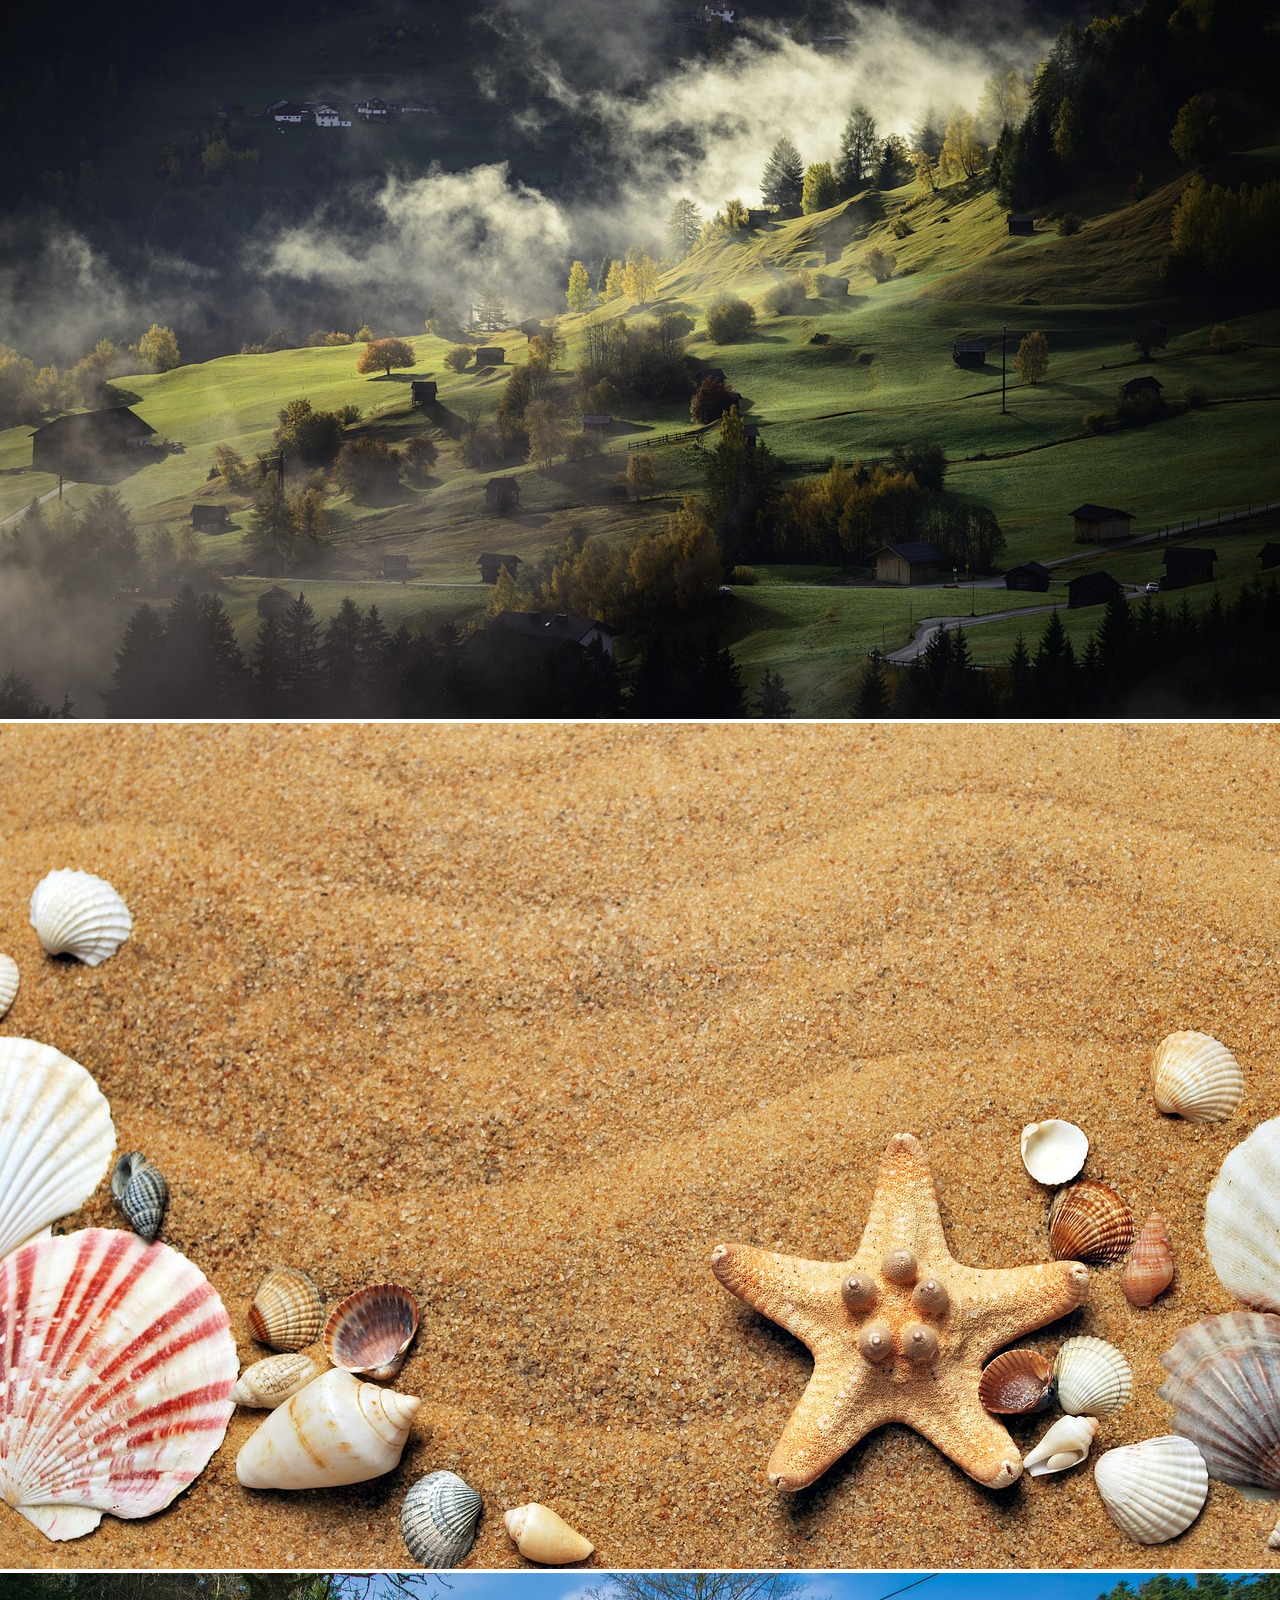
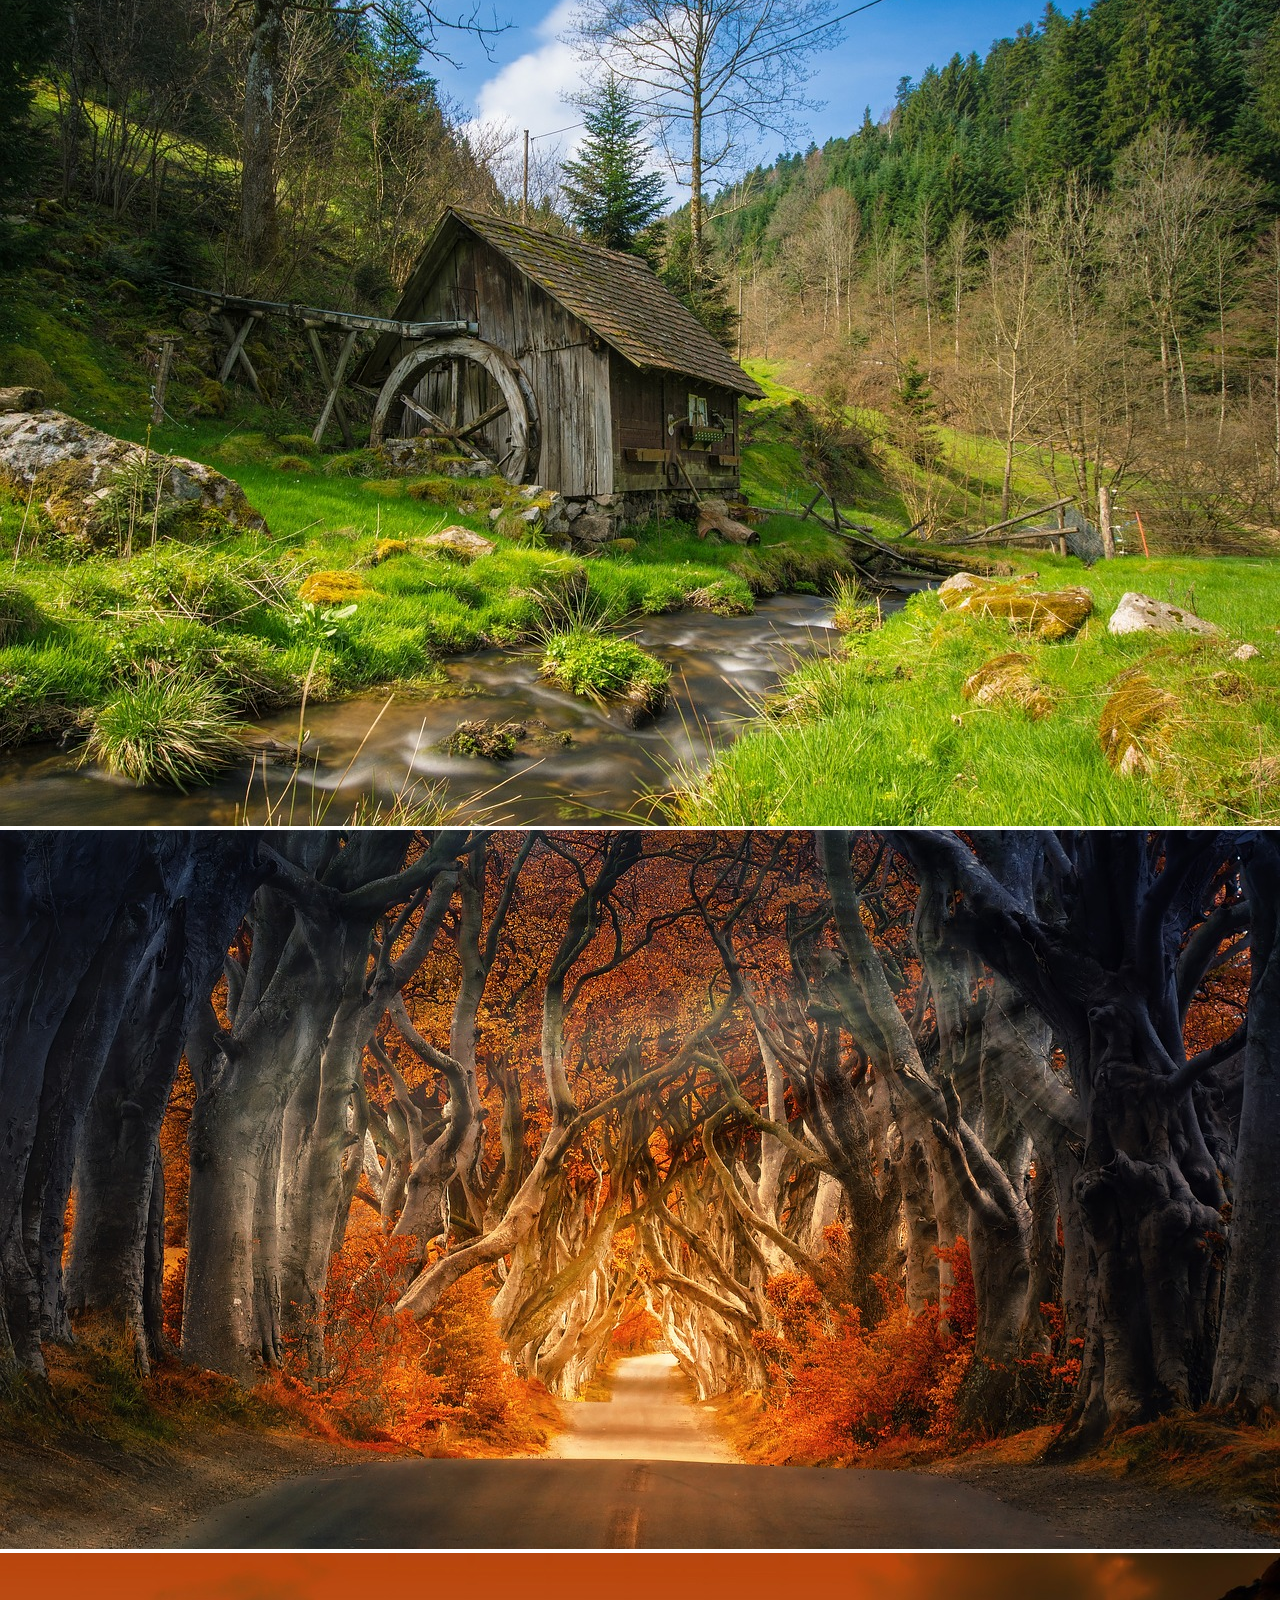
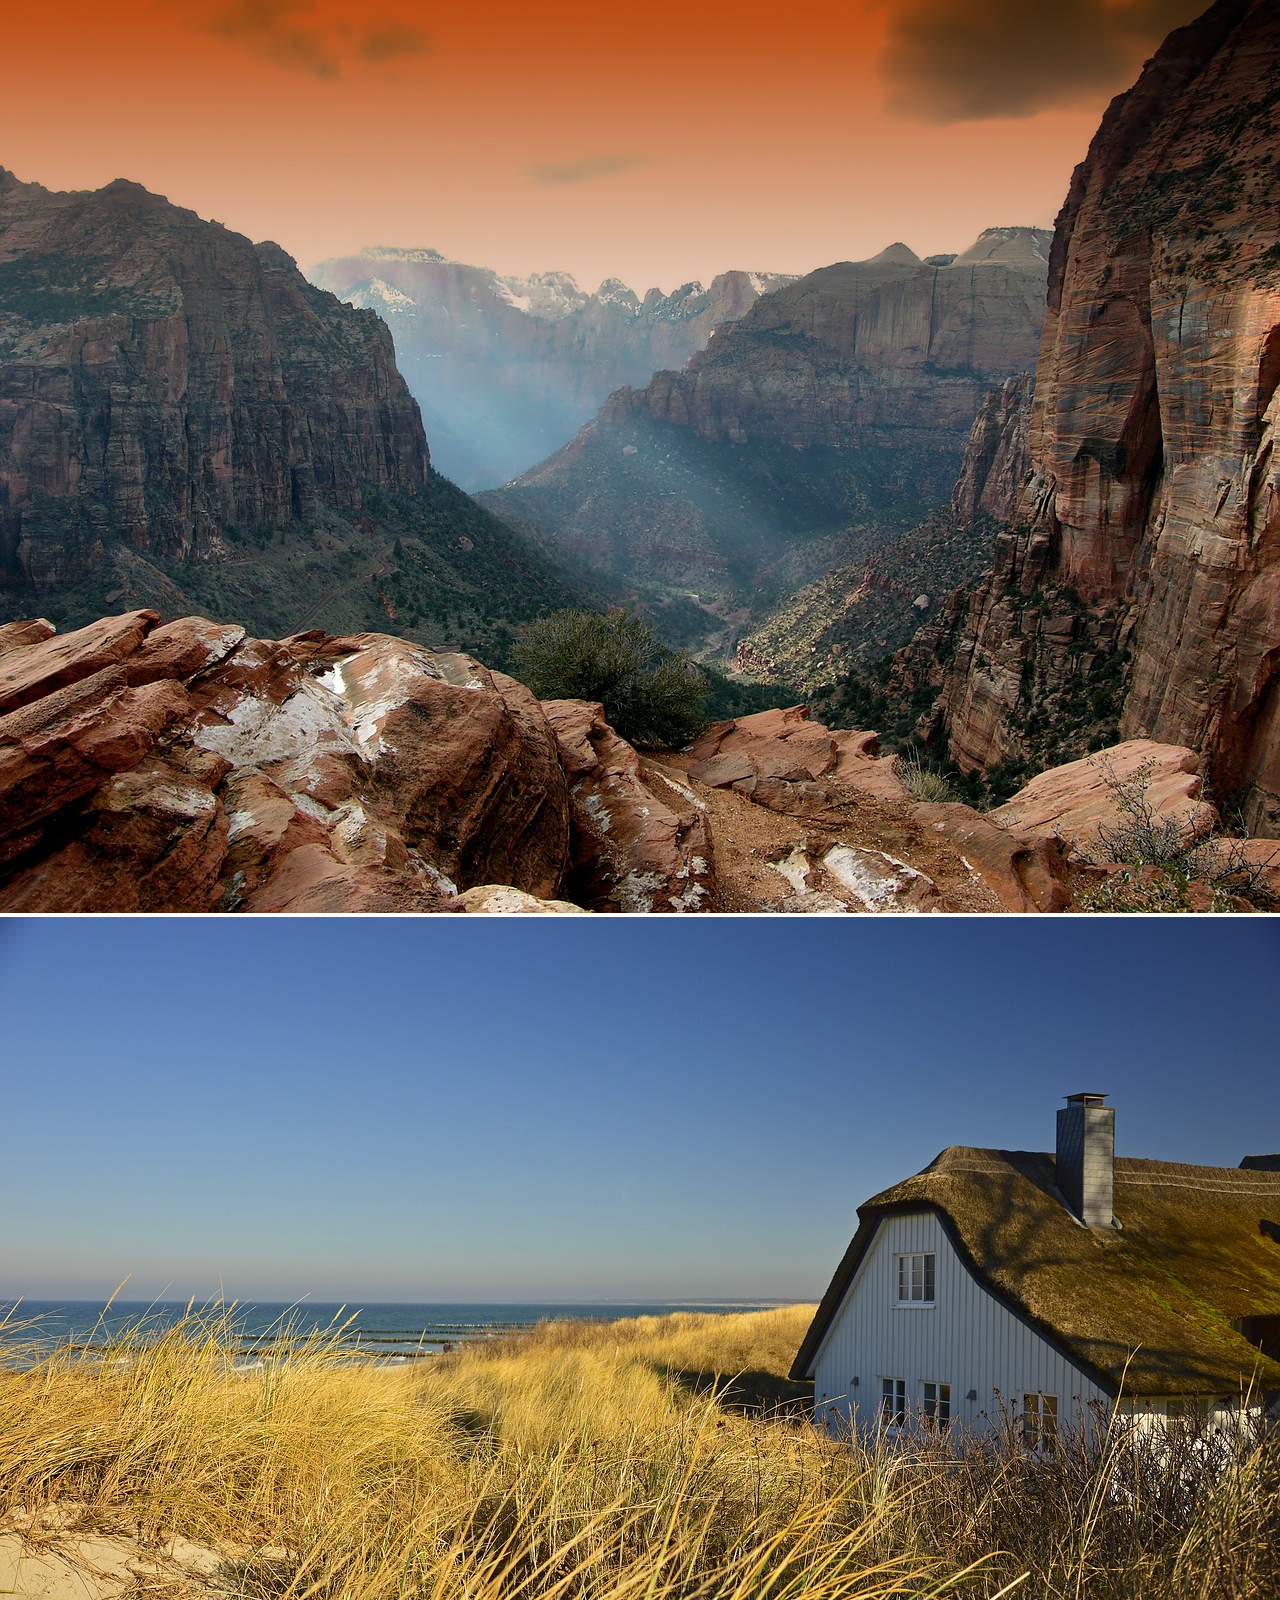
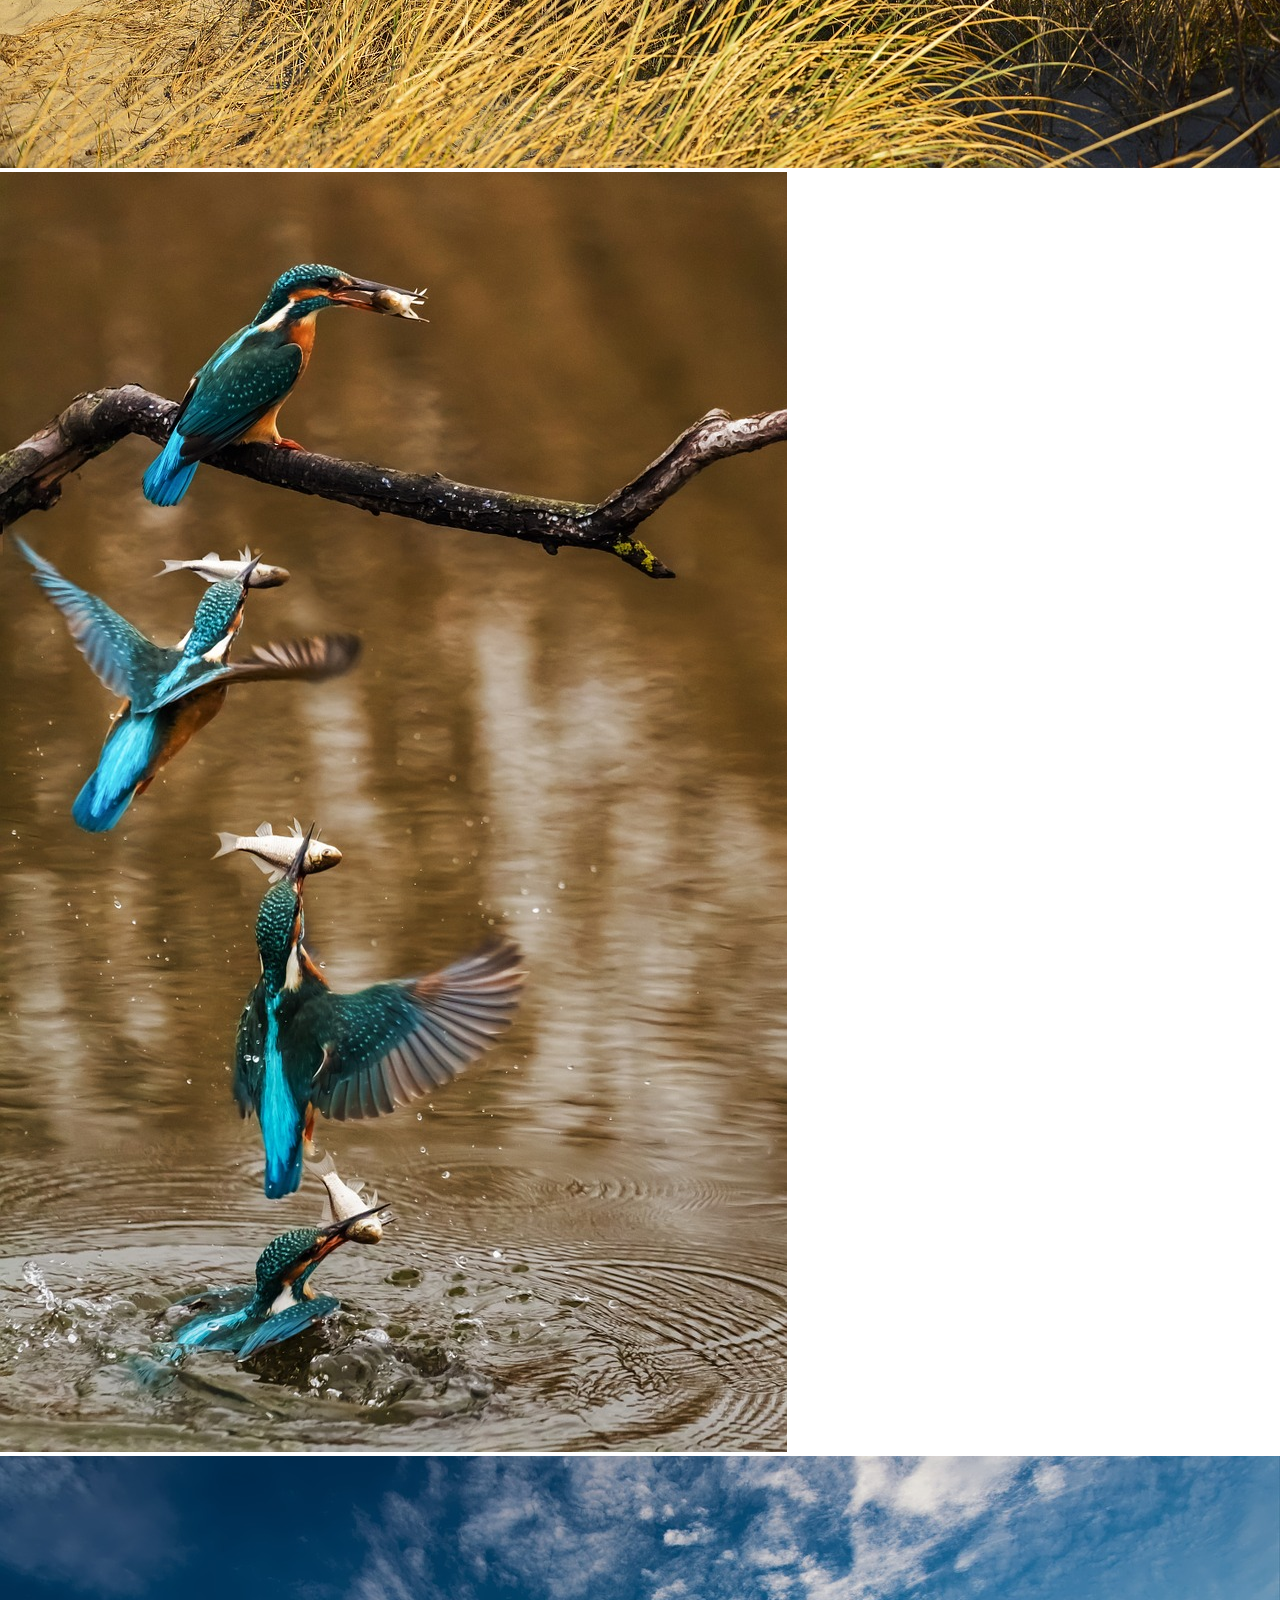
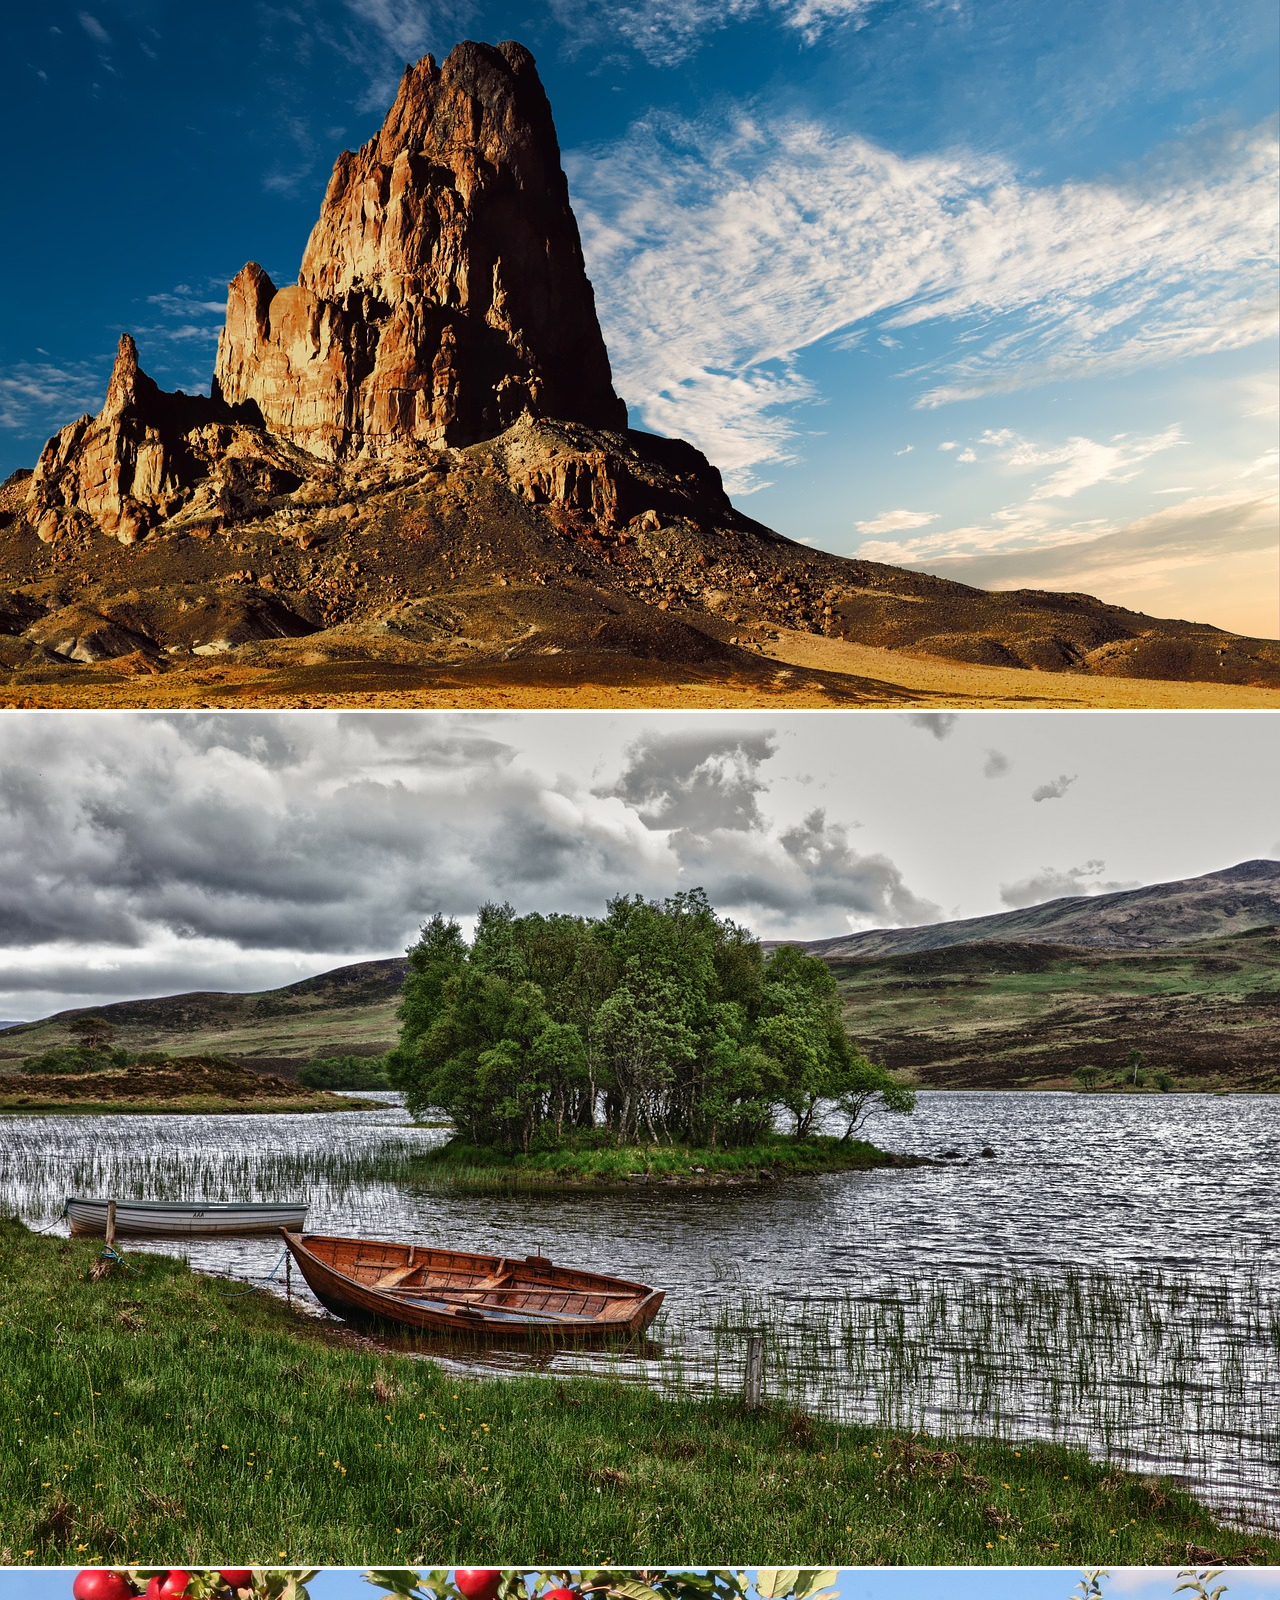
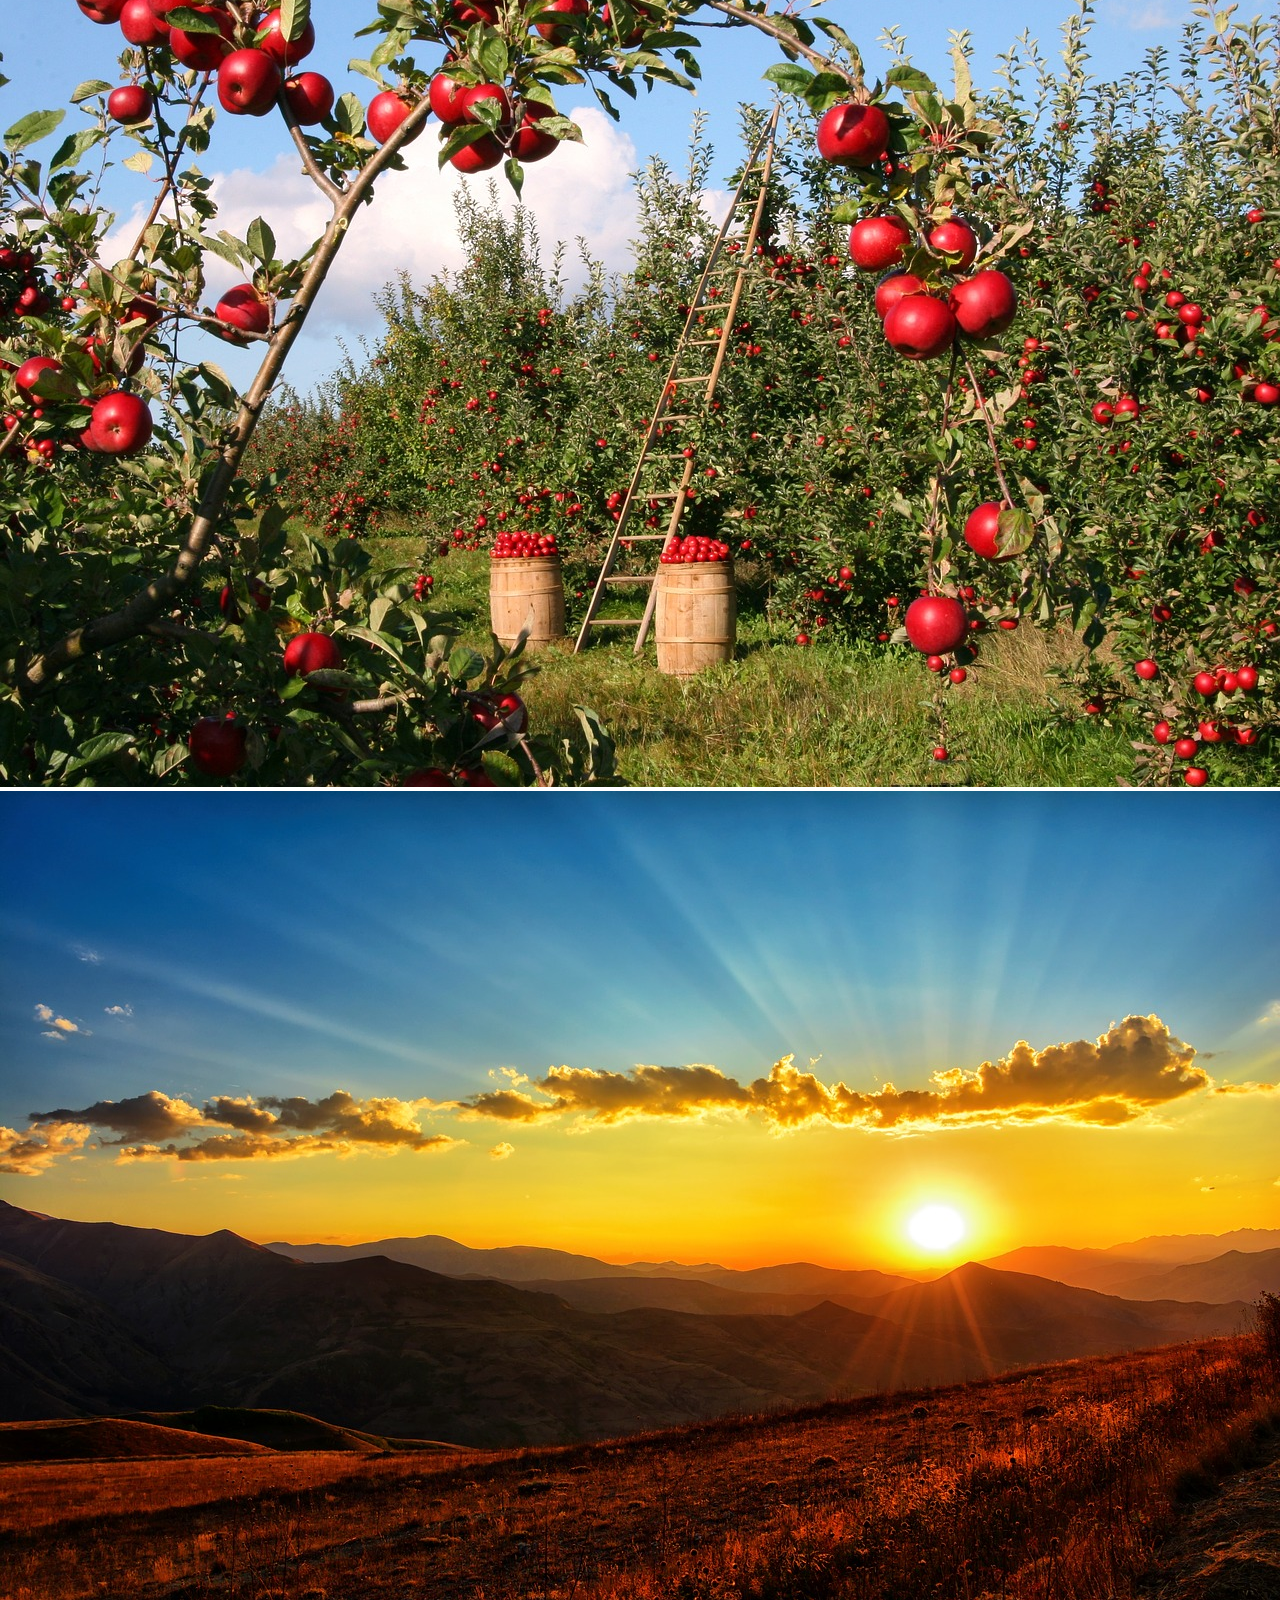
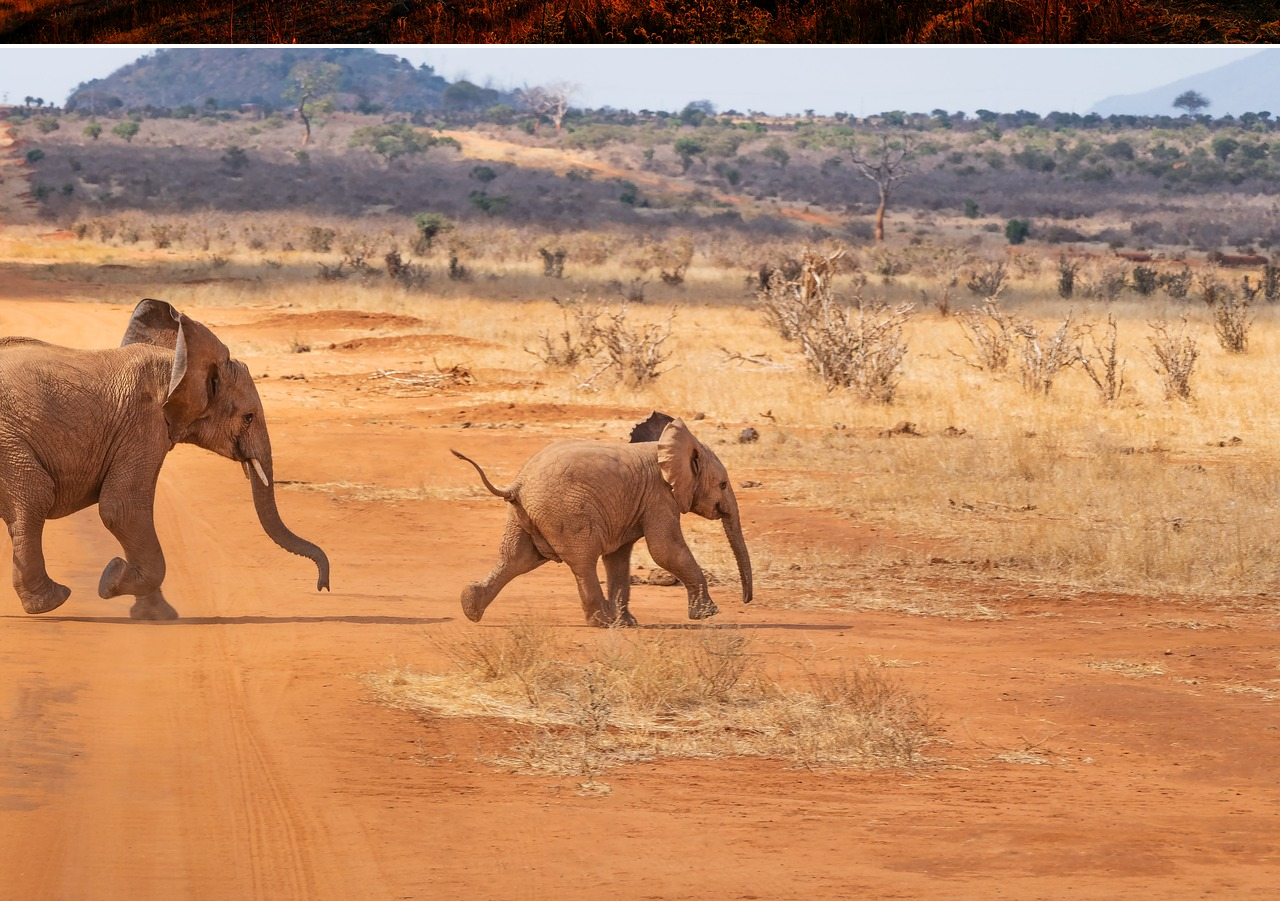
<file: animated-gallery/index.html>
<!DOCTYPE html>
<html lang="en">
<head>
    <meta charset="UTF-8">
    <meta name="viewport" content="width=device-width, initial-scale=1.0">
    <title>Animated Gallery</title>
    <link rel="stylesheet" href="styles.css">
</head>
<body>
    <div class="container">
      <div class="gallery">
        <img src="images/img-1.jpg" class="img img-1" />
        <img src="images/img-2.jpg" class="img img-2" />
        <img src="images/img-3.jpg" class="img img-3" />
        <img src="images/img-4.jpg" class="img img-4" />
        <img src="images/img-5.jpg" class="img img-5" />
        <img src="images/img-6.jpg" class="img img-6" />
        <img src="images/img-7.jpg" class="img img-7" />
        <img src="images/img-8.jpg" class="img img-8" />
        <img src="images/img-9.jpg" class="img img-9" />
        <img src="images/img-10.jpg" class="img img-10" />
        <img src="images/img-11.jpg" class="img img-11" />
        <img src="images/img-12.jpg" class="img img-12" />
      </div>
    </div>
</body>
</html>
</file>
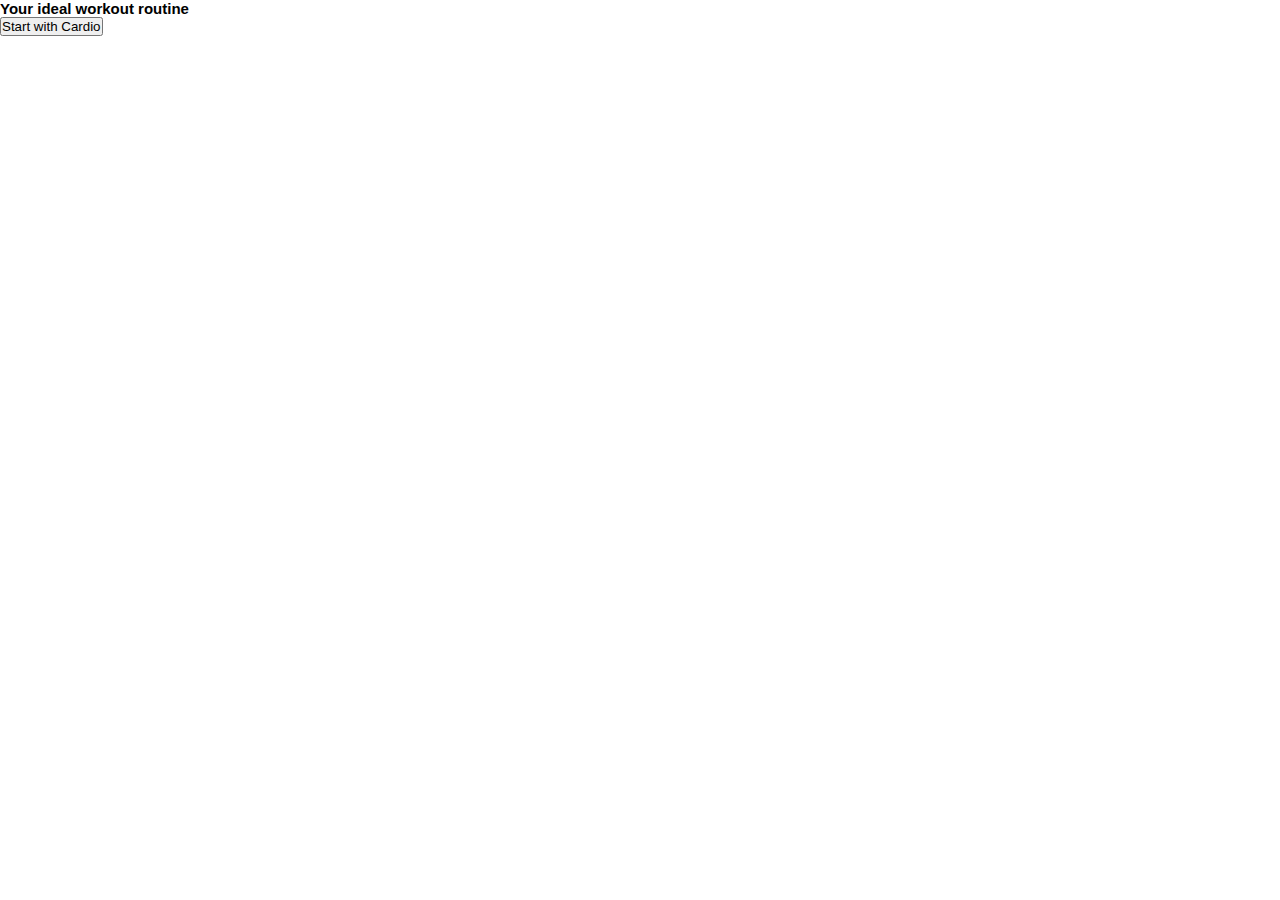
<file: animated-landing/index.html>
<!DOCTYPE html>
<html lang="en">
<head>
    <meta charset="UTF-8">
    <meta name="viewport" content="width=device-width, initial-scale=1.0">
    <title>Animated Landing</title>
    <link rel="stylesheet" href="styles.css">
</head>
<body>
  <div class="container center">
      <div class="header center">
        <h2 class="heading">Your ideal <span>workout</span> routine</h2>
        <button class="btn">Start with <span>Cardio</span></button>
      </div>
  </div>
  <div class="boxes center">
        <div class="box box-1 active"><!-- Cardio -->
          <div class="top-side"></div>
          <div class="bottom-side"></div>
          <div class="front-side"></div>
          <div class="back-side"></div>
          <div class="right-side"></div>
          <div class="left-side"></div>
        </div>
        <div class="box box-2"><!-- Strength -->
          <div class="top-side"></div>
          <div class="bottom-side"></div>
          <div class="front-side"></div>
          <div class="back-side"></div>
          <div class="right-side"></div>
          <div class="left-side"></div>
        </div>
        <div class="box box-3"><!-- HIIT -->
          <div class="top-side"></div>
          <div class="bottom-side"></div>
          <div class="front-side"></div>
          <div class="back-side"></div>
          <div class="right-side"></div>
          <div class="left-side"></div>
        </div>
        <div class="box box-4"><!-- Yoga -->
          <div class="top-side"></div>
          <div class="bottom-side"></div>
          <div class="front-side"></div>
          <div class="back-side"></div>
          <div class="right-side"></div>
          <div class="left-side"></div>
        </div>
        <div class="box box-5"><!-- Stretching -->
          <div class="top-side"></div>
          <div class="bottom-side"></div>
          <div class="front-side"></div>
          <div class="back-side"></div>
          <div class="right-side"></div>
          <div class="left-side"></div>
        </div>
        <div class="box box-6"><!-- Mobility -->
          <div class="top-side"></div>
          <div class="bottom-side"></div>
          <div class="front-side"></div>
          <div class="back-side"></div>
          <div class="right-side"></div>
          <div class="left-side"></div>
        </div>
        <div class="box box-7"><!-- Running -->
          <div class="top-side"></div>
          <div class="bottom-side"></div>
          <div class="front-side"></div>
          <div class="back-side"></div>
          <div class="right-side"></div>
          <div class="left-side"></div>
        </div>
    </div>

    <script src="script.js"></script>
</body>
</html>
</file>
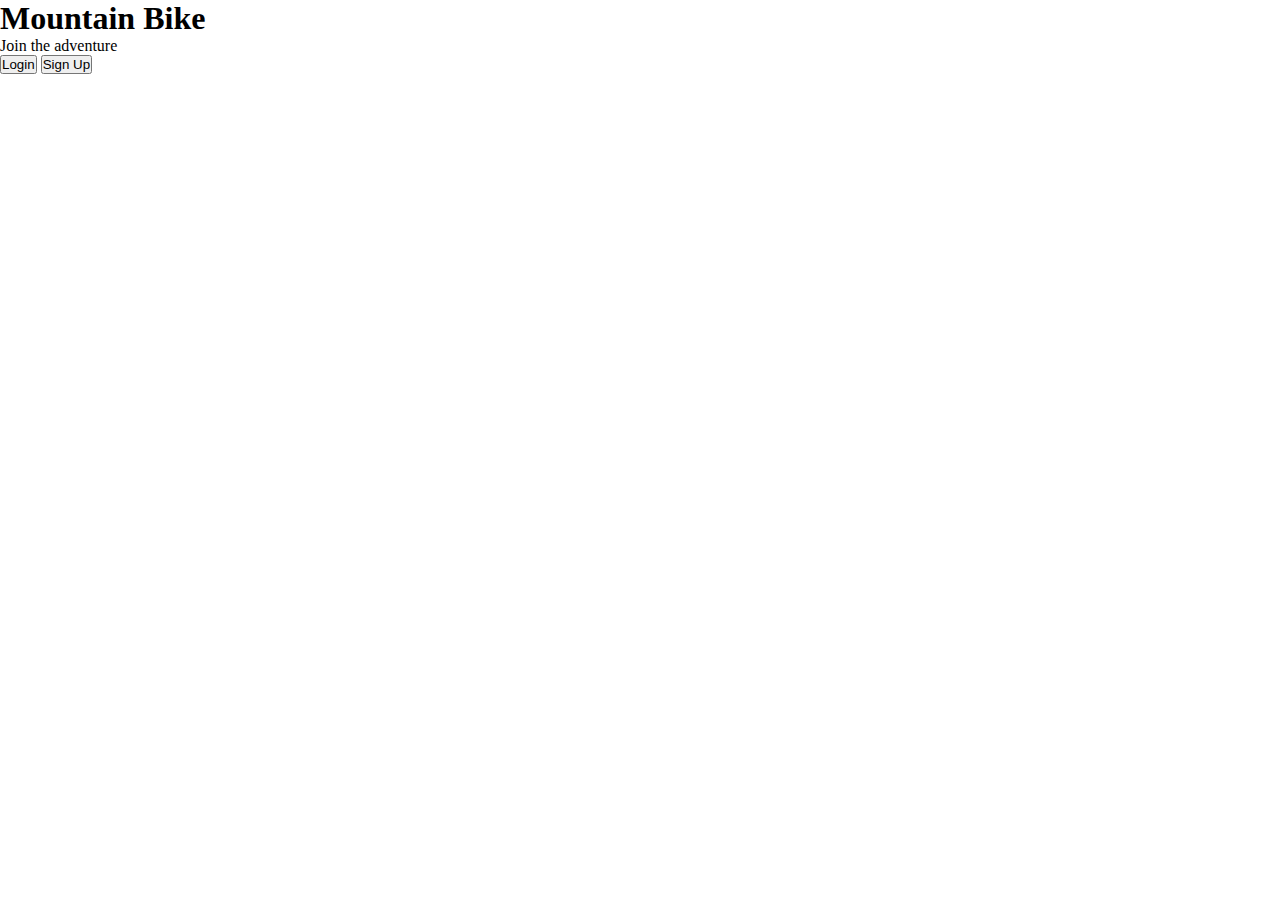
<file: landing-page-modal-forms/index.html>
<!DOCTYPE html>
<html lang="en">
<head>
    <meta charset="UTF-8">
    <meta name="viewport" content="width=device-width, initial-scale=1.0">
    <link
      rel="stylesheet"
      href="https://use.fontawesome.com/releases/v5.8.1/css/all.css"
      integrity="sha384-50oBUHEmvpQ+1lW4y57PTFmhCaXp0ML5d60M1M7uH2+nqUivzIebhndOJK28anvf"
      crossorigin="anonymous"/>
    <link
      href="https://fonts.googleapis.com/css?family=Josefin+Sans:300,400,600|Montserrat:300,400,600"
      rel="stylesheet"/>
    <link rel="stylesheet" href="styles.css"/>
    <title>Landing with modal forms</title>
</head>
<body>
<div class="container">
      <div class="banner-text">
        <h1>Mountain Bike</h1>
        <p>Join the adventure</p>
      </div>
      <div class="btns">
        <button class="btn login-btn">Login</button>
        <button class="btn signup-btn">Sign Up</button>
      </div>
    <script src="script.js"></script>
</body>
</html>
</file>
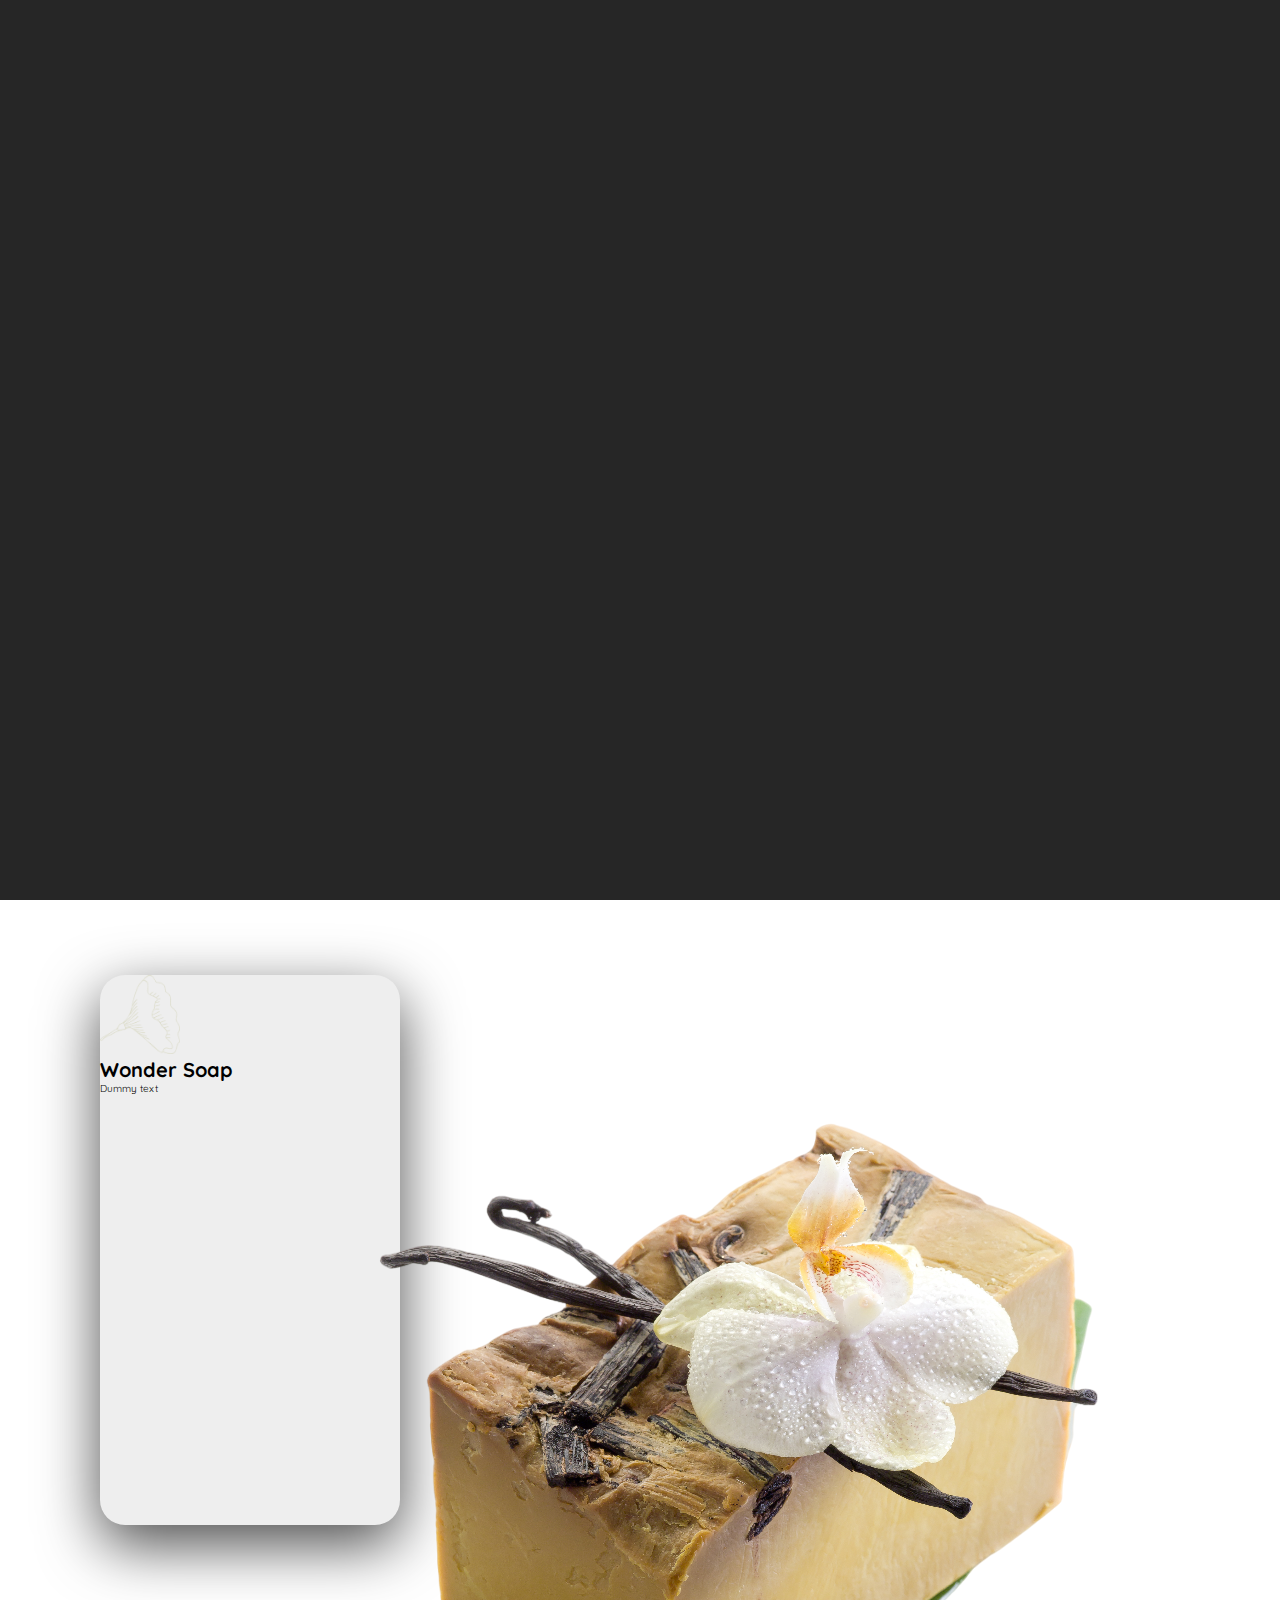
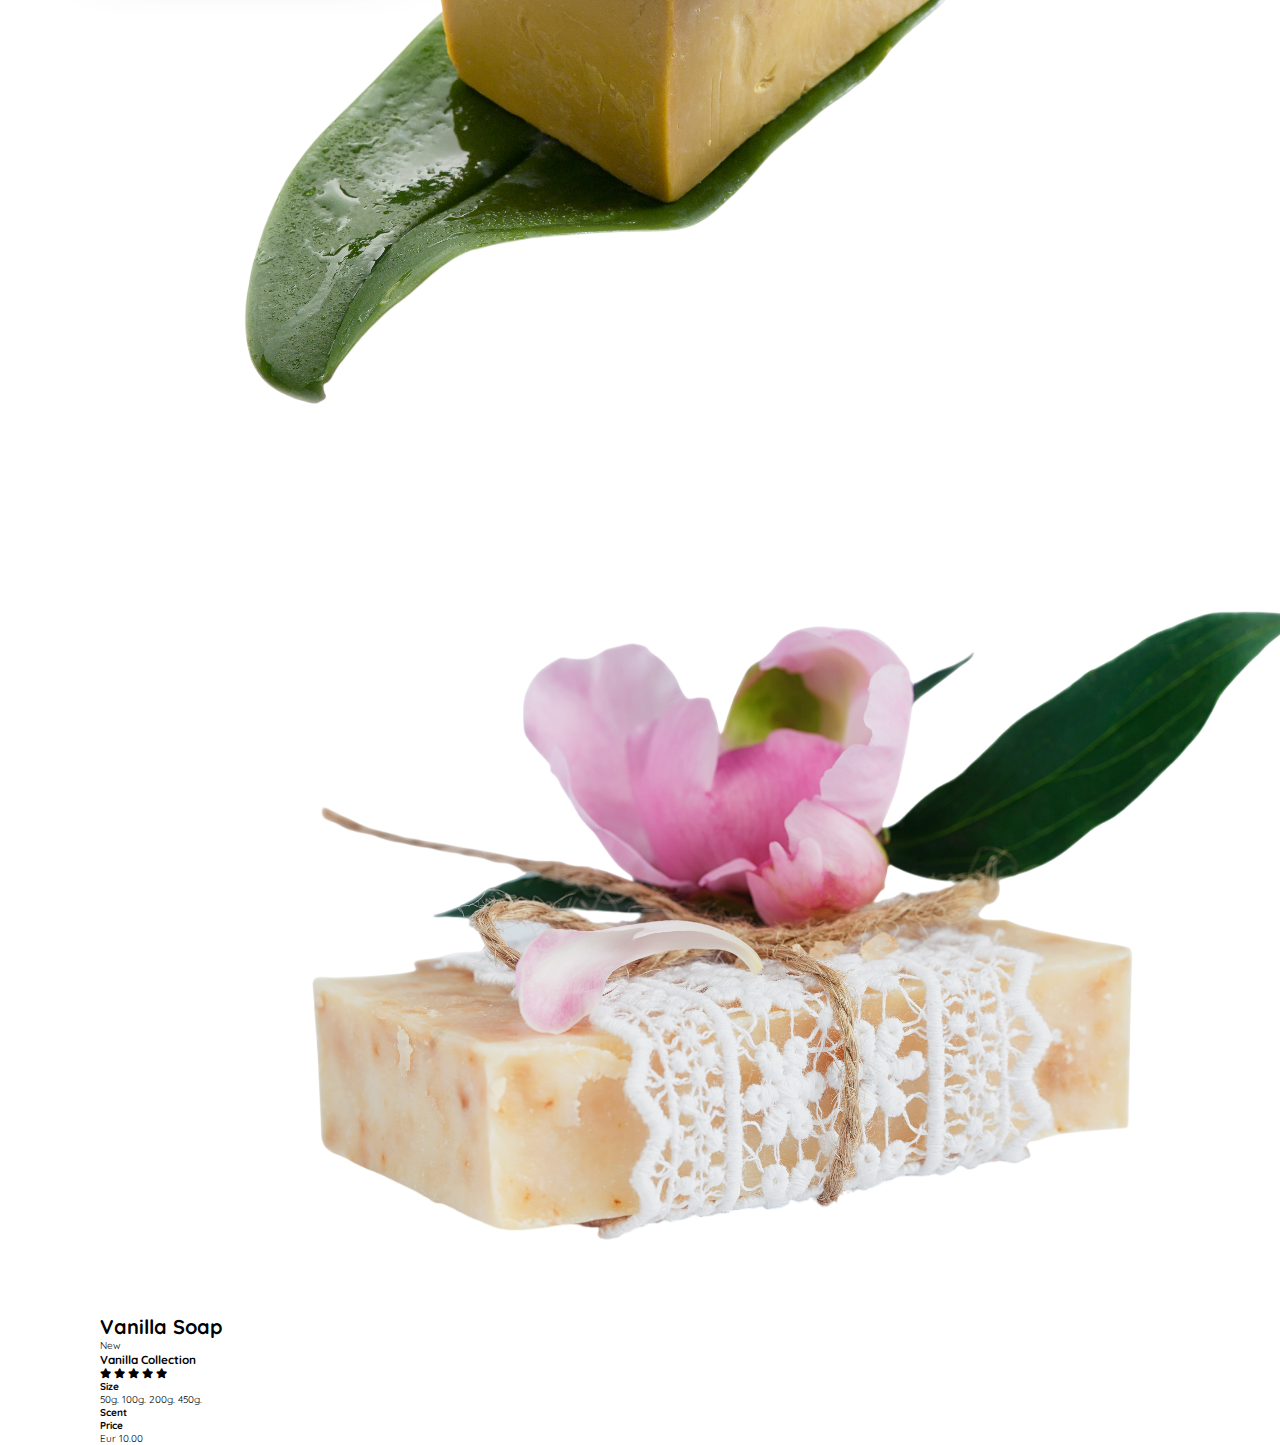
<file: product-card/index.html>
<!DOCTYPE html>
<html lang="en">
<head>
    <meta charset="UTF-8">
    <meta name="viewport" content="width=device-width, initial-scale=1.0">
    <link rel="stylesheet" href="styles.css">
    <title>Soap card</title>
    <link rel="stylesheet" href="https://cdnjs.cloudflare.com/ajax/libs/font-awesome/6.7.2/css/all.min.css" 
    integrity="sha512-Evv84Mr4kqVGRNSgIGL/F/aIDqQb7xQ2vcrdIwxfjThSH8CSR7PBEakCr51Ck+w+/U6swU2Im1vVX0SVk9ABhg==" crossorigin="anonymous" referrerpolicy="no-referrer" />
    <link rel="preconnect" href="https://fonts.googleapis.com">
    <link rel="preconnect" href="https://fonts.gstatic.com" crossorigin>
    <link href="https://fonts.googleapis.com/css2?family=Quicksand:wght@300..700&display=swap" rel="stylesheet">

</head>
<body>
    <div class="container"></div>
        <div class="card-wrapper">
            <div class="card">
                <div class="card-top">
                    <img src="images/Flo_22.png" alt="logo" class="logo">
                    <div class="card-top-text">
                        <h1>Wonder Soap</h1>
                        <p>Dummy text</p>
                    </div>
                    <img src="images/natural-aromatic-homemade-vanilla-soap.png" alt="vanilla-soap-image">
                    <img src="images/white-soap-with-flower.png" alt="almond-soap-image">
                </div>
                <div class="card-bottom">
                    <h1>Vanilla Soap</h1>
                    <div class="badge">New</div>
                    <h3>Vanilla Collection</h3>
                      <div class="stars">
                        <i class="fa-solid fa-star"></i>
                        <i class="fa-solid fa-star"></i>
                        <i class="fa-solid fa-star"></i>
                        <i class="fa-solid fa-star"></i>
                        <i class="fa-solid fa-star"></i>
                      </div>
                      <div class="size">
                        <h4>Size</h4>
                        <div class="sizes">
                            <span>50g.</span>
                            <span>100g.</span>
                            <span>200g.</span>
                            <span>450g.</span>
                        </div>
                      </div>
                      <div class="scent">
                        <h4>Scent</h4>
                        <div class="scents">
                            <div class="scent-1"></div>
                            <div class="scent-2"></div>
                        </div>
                      </div>
                      <div class="price">
                        <h4>Price</h4>
                          <div class="prices">
                            <span>Eur</span>
                            <span>10.00</span>
                          </div>
                </div>
            </div>
        </div>
    <script src="script.js"></script>
</body>
</html>
</file>
<file: animated-gallery/styles.css>
* {
  margin: 0;
  padding: 0;
  box-sizing: border-box;
}
</file>
<file: animated-landing/styles.css>
* {
  margin: 0;
  padding: 0;
  box-sizing: border-box;
  font-family: Arial, sans-serif;
}

html {
  font-size: 62.5%;
}
</file>
<file: landing-page-modal-forms/styles.css>
* {
  margin: 0;
  padding: 0;
}
</file>
<file: product-card/styles.css>
* {
    margin: 0;
    padding: 0;
    box-sizing: border-box;
    font-family: quicksand, sans-serif;
}

html {
    font-size: 62.5%;
}

.container {
    width: 100%;
    height: 100vh;
    background: #262626;
    display: grid;
    place-items: center;
}

.card-wrapper {
    width: 50rem;
    height: 70rem;
    padding: 0 10rem;
    display: grid;
    place-items: center;
}

.card {
    width: 30rem;
    height: 55rem;
    background: #eee;
    border-radius: 2.5rem;
    box-shadow: 0 2rem 6rem rgba(0, 0, 0, 0.7);
}

.logo {
    width: 8rem;
}

.soap-1 {
    width: 30rem;
}
</file>
